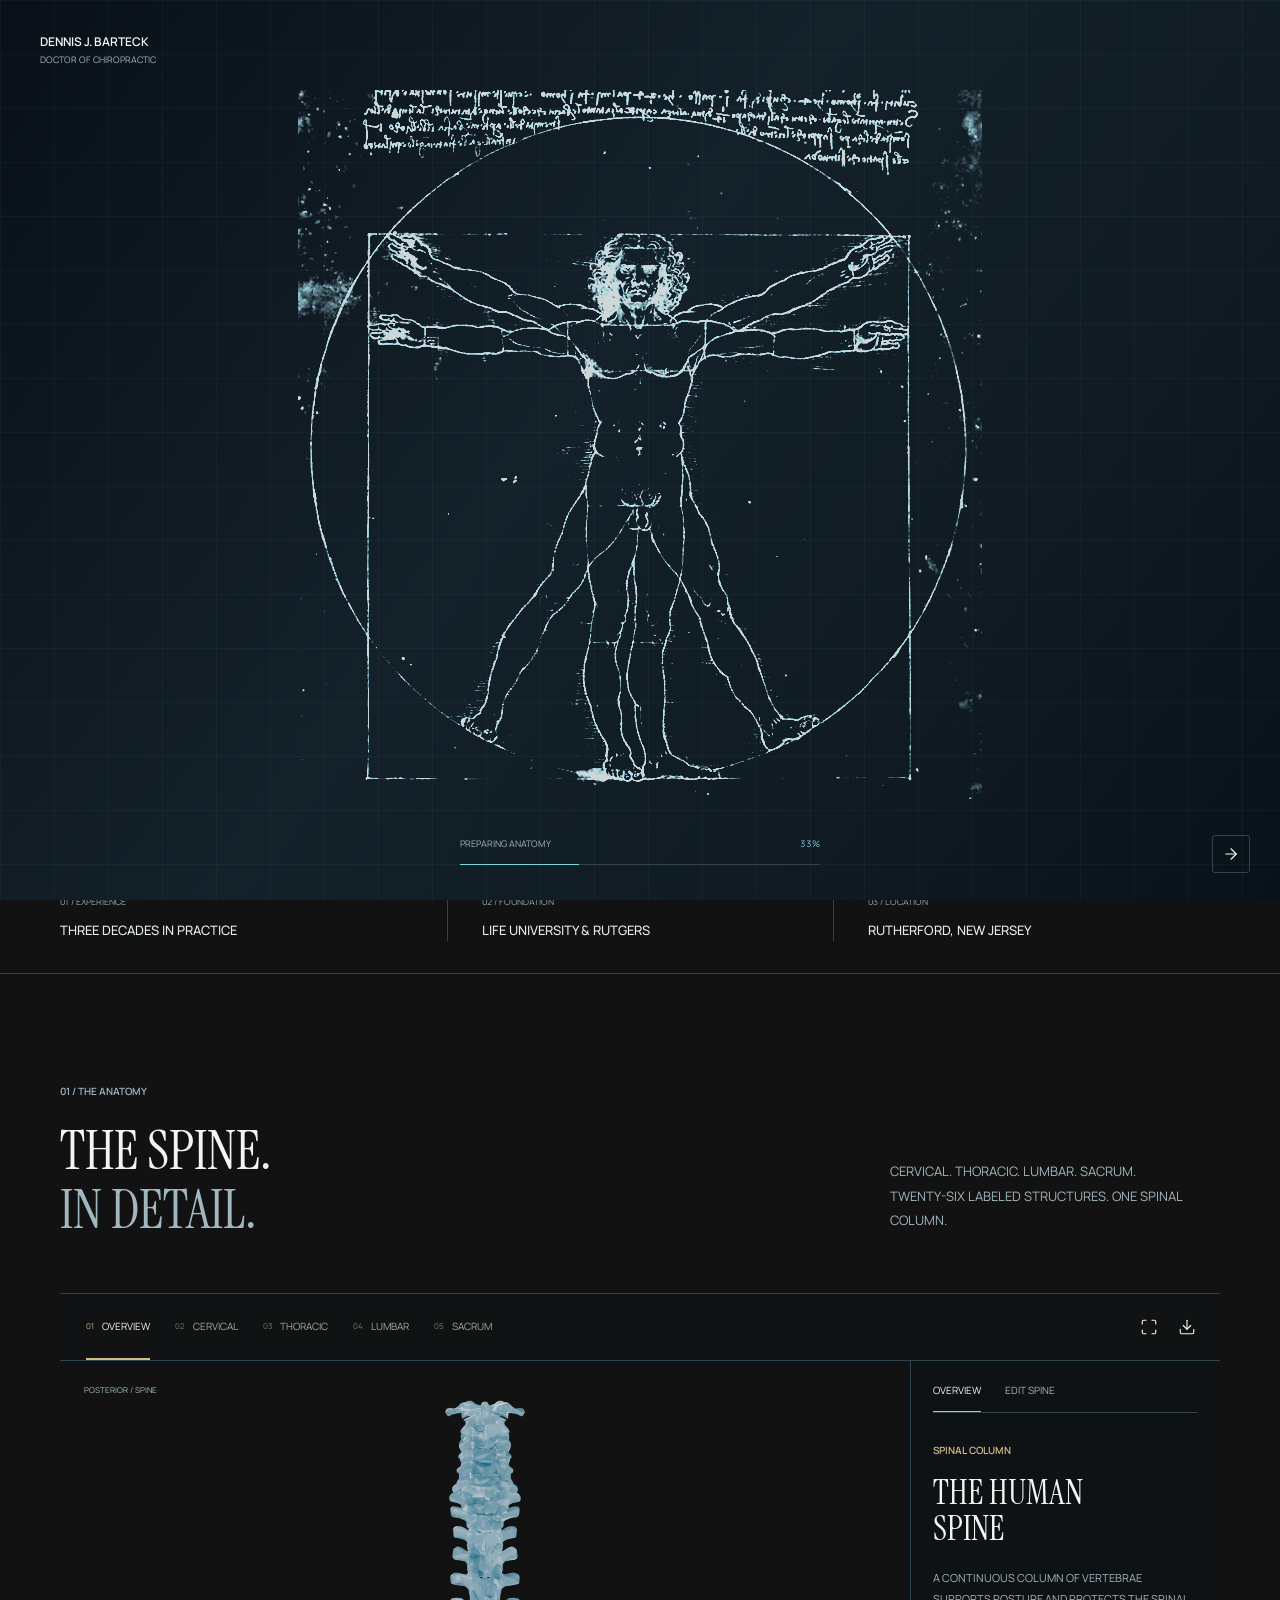
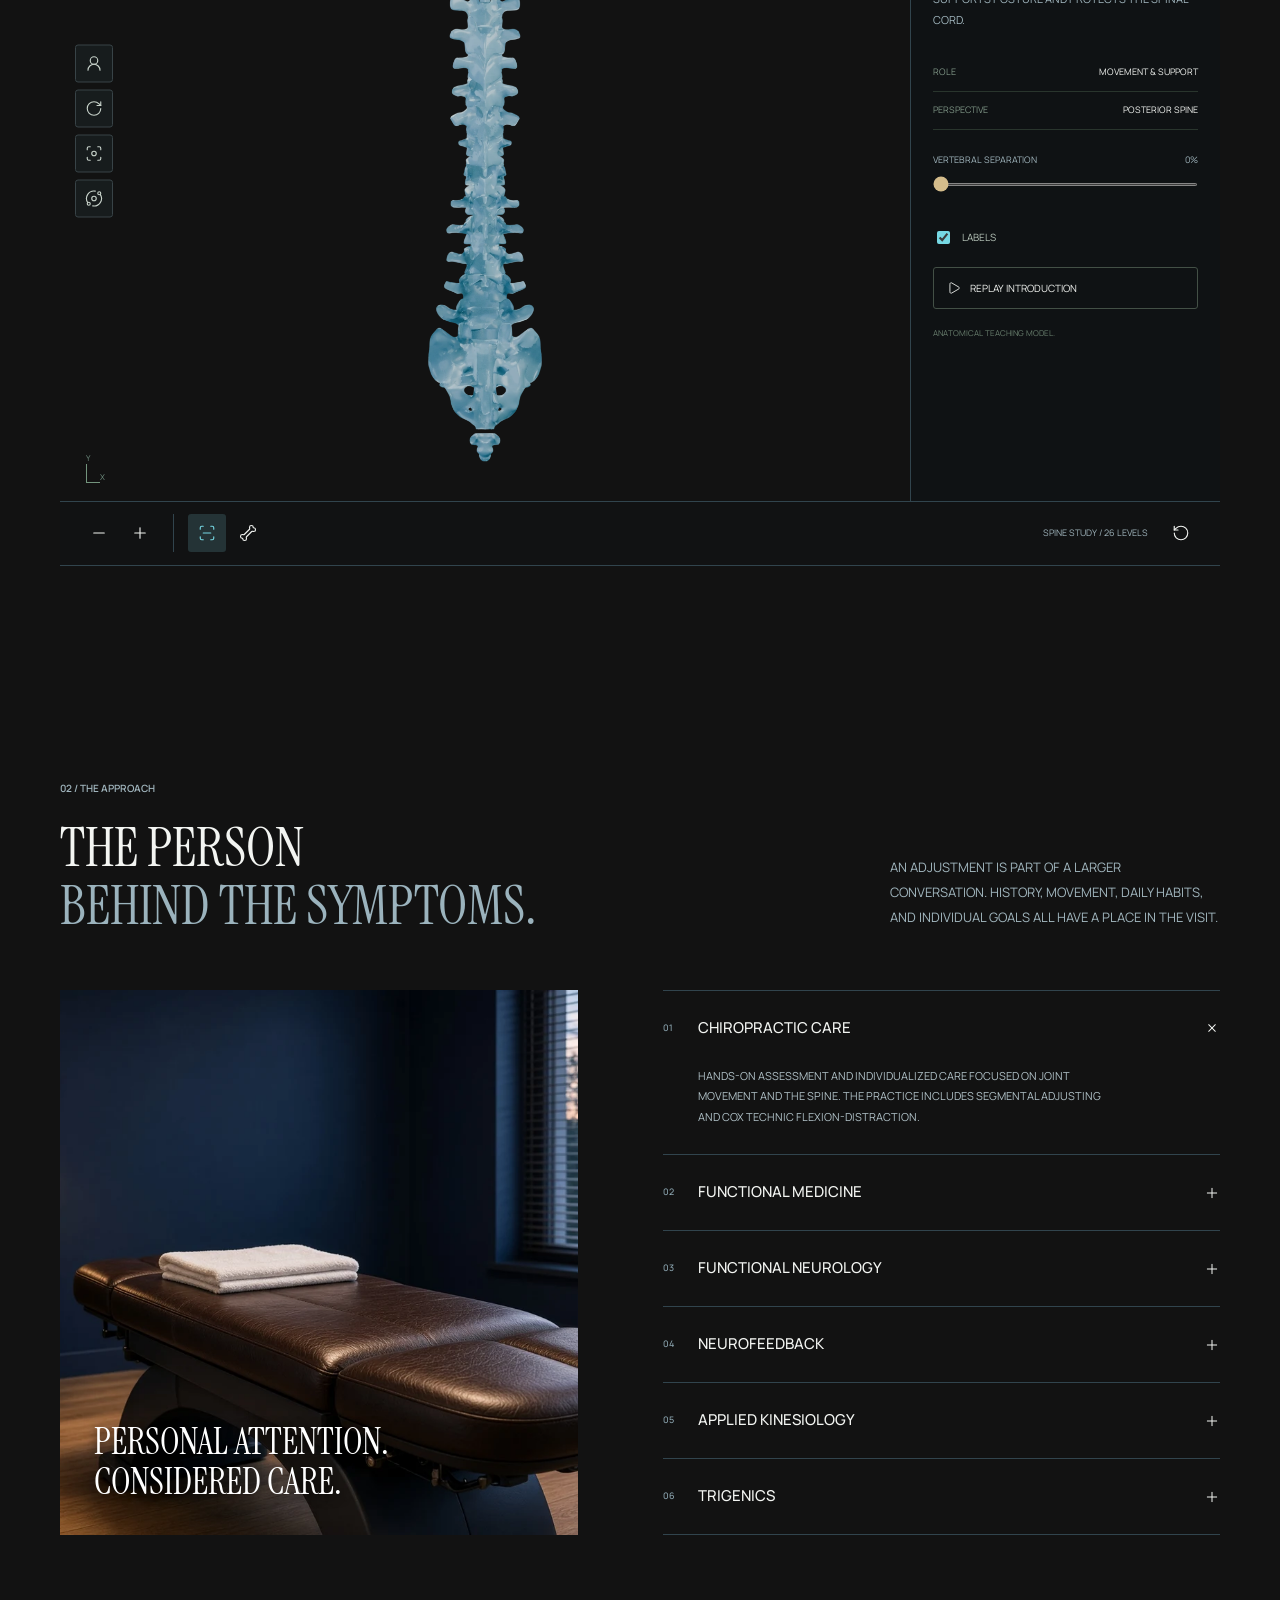
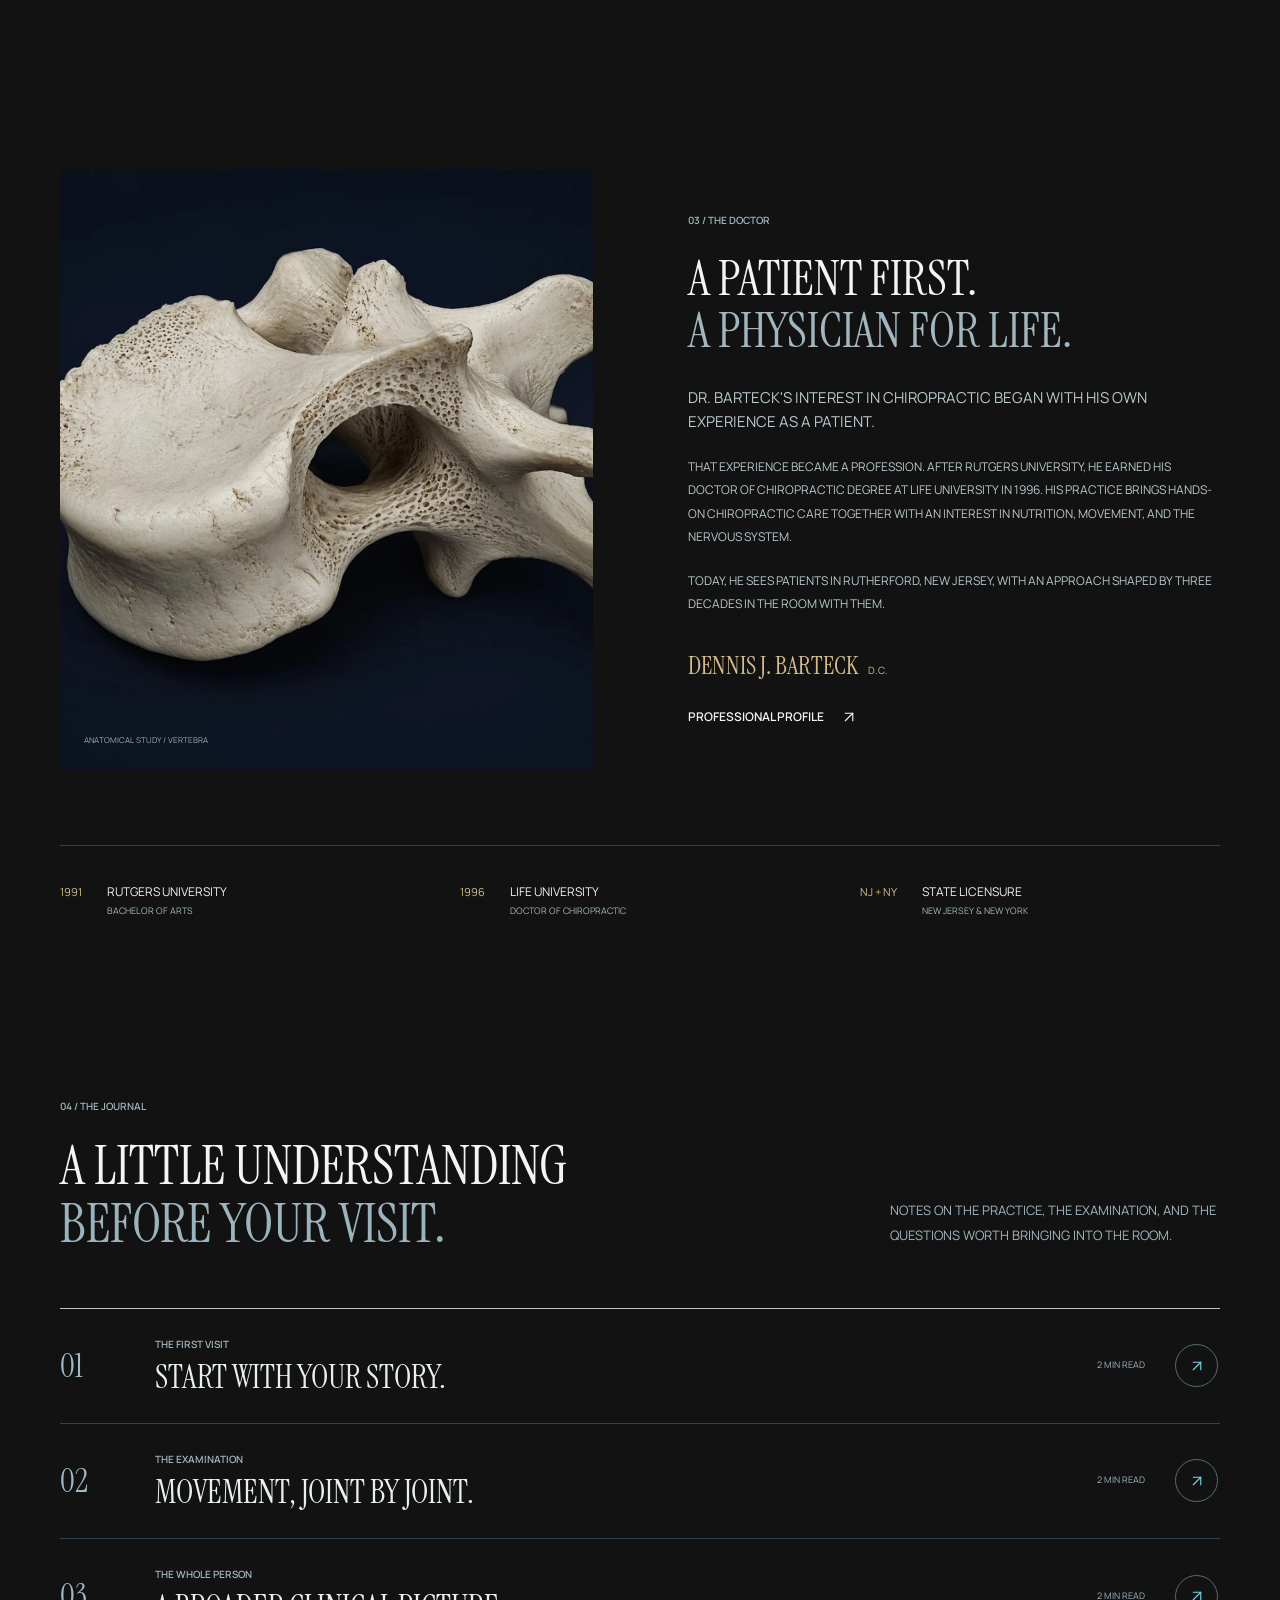
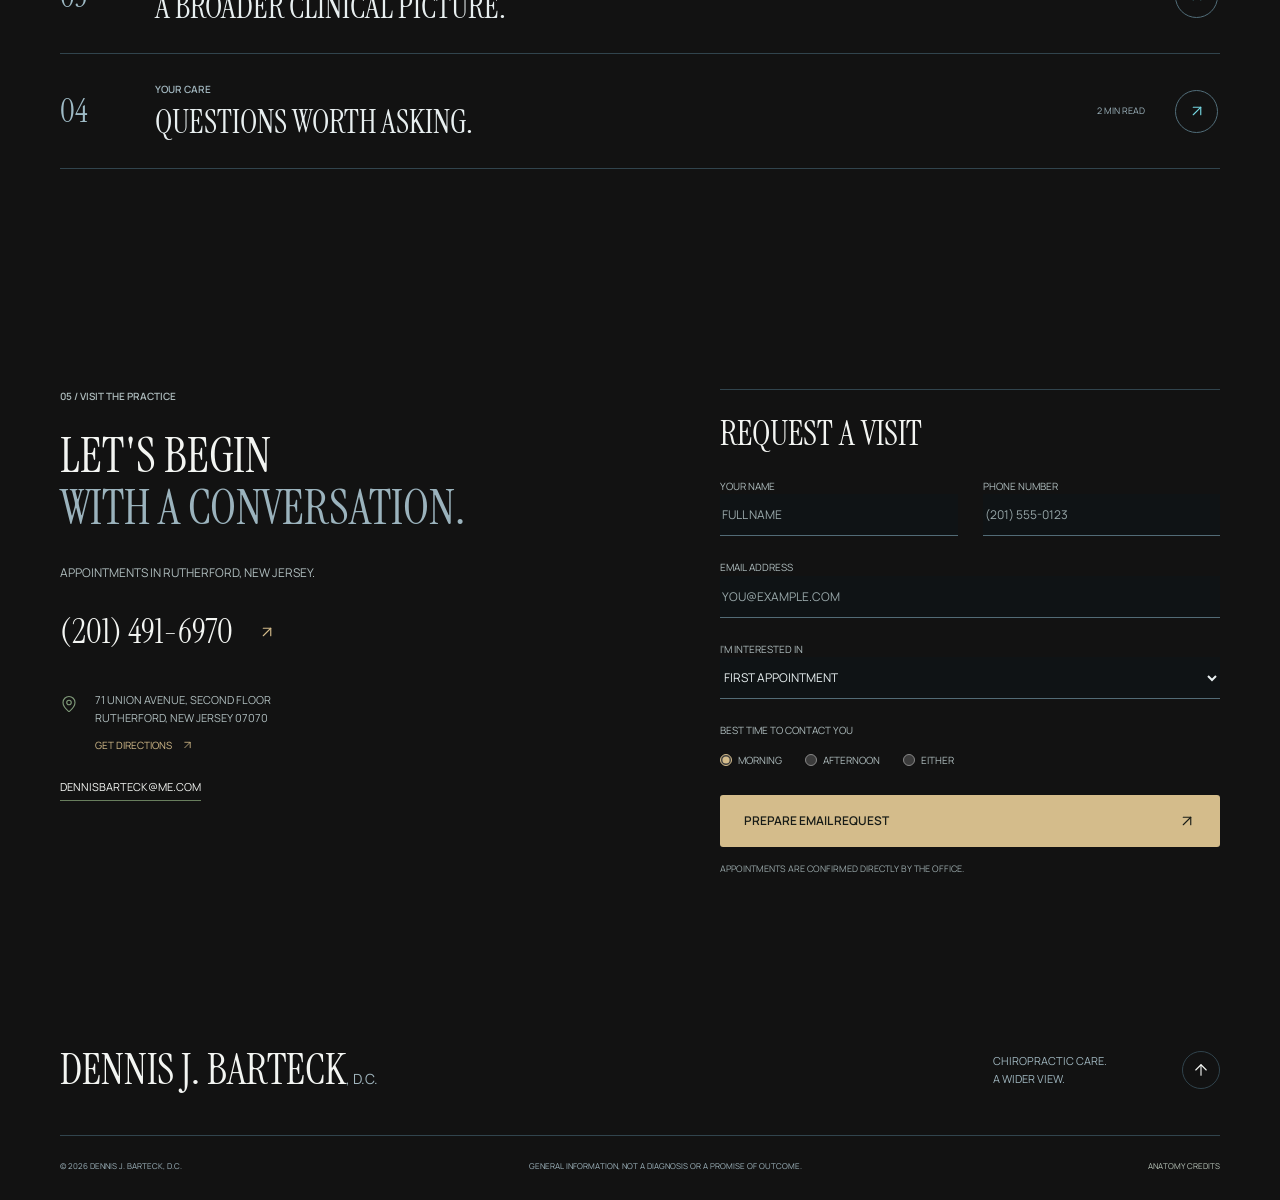
<file: index.html>
<!doctype html>
<html lang="en">
<head>
  <meta charset="utf-8"><meta name="viewport" content="width=device-width,initial-scale=1">
  <title>DENNIS J. BARTECK, D.C. | CHIROPRACTIC, RUTHERFORD NJ</title>
  <meta name="description" content="A personal approach to chiropractic care. Meet Dennis J. Barteck, D.C., explore human anatomy, and contact the Rutherford, New Jersey practice.">
  <meta name="theme-color" content="#101313">
  <meta property="og:title" content="DENNIS J. BARTECK, D.C."><meta property="og:description" content="CHIROPRACTIC CARE IN RUTHERFORD, NEW JERSEY.">
  <link rel="preload" as="font" type="font/ttf" href="assets/instrument-serif.ttf" crossorigin>
  <link rel="preload" as="image" href="assets/vitruvian-man.jpg">
  <link rel="stylesheet" href="styles.css"><link rel="icon" href="data:,">
</head>
<body>
  <div id="loading-screen" class="loading-screen" aria-label="Anatomy introduction">
    <div class="loading-brand">DENNIS J. BARTECK<span>DOCTOR OF CHIROPRACTIC</span></div>
    <div id="loading-visual" class="loading-visual"><img id="loading-poster" src="assets/vitruvian-man.jpg" alt="Leonardo da Vinci's Vitruvian Man sketch" width="813" height="845" fetchpriority="high"></div>
    <div class="loading-caption"><span id="loading-phase">THE HUMAN BODY</span><span id="loading-percent">0%</span><div class="loading-track"><div id="loading-progress"></div></div></div>
    <button id="skip-intro" class="icon-button loading-skip" title="Skip introduction" aria-label="Skip introduction"><i data-lucide="arrow-right"></i></button>
  </div>
  <noscript><style>#loading-screen{display:none}</style></noscript>
  <a class="skip-link" href="#main">Skip to content</a>
  <header class="site-header">
    <a class="brand" href="#top" aria-label="Dennis J. Barteck home"><span class="monogram">DB<span>.</span></span><span class="brand-name">Dennis J. Barteck<span>Doctor of Chiropractic</span></span></a>
    <nav class="desktop-nav" aria-label="Main navigation"><a href="#anatomy">The anatomy</a><a href="#approach">The approach</a><a href="#doctor">The doctor</a><a href="#journal">Journal</a></nav>
    <div class="nav-actions"><a class="button button-small button-gold" href="#visit">Request a visit<i data-lucide="arrow-up-right"></i></a><button class="icon-button menu-toggle" id="menu-toggle" aria-label="Open navigation" aria-expanded="false" aria-controls="mobile-menu"><i data-lucide="menu"></i></button></div>
    <nav id="mobile-menu" class="mobile-menu" aria-label="Mobile navigation" hidden><a href="#anatomy">The anatomy</a><a href="#approach">The approach</a><a href="#doctor">The doctor</a><a href="#journal">Journal</a><a href="#visit">Request a visit</a></nav>
  </header>
  <main id="main">
    <section class="hero" id="top">
      <div class="hero-visual" id="hero-visual"></div>
      <button class="icon-button hero-expand" id="hero-expand" title="Expand spine" aria-label="Expand spine"><i data-lucide="maximize"></i></button>
      <div class="hero-copy">
        <p class="eyebrow"><span class="short-rule"></span>Rutherford, New Jersey</p>
        <h1>DENNIS J.<br>BARTECK<span class="degree">, D.C.</span></h1>
        <p class="hero-lead">Care for the spine.<br>A wider view of the person.</p>
        <p class="hero-description">Assessment, hands-on care, and a plan informed by your history.</p>
        <a class="text-link hero-explore" href="#anatomy" id="explore"><span class="round-icon"><i data-lucide="arrow-down-right"></i></span>Explore the anatomy</a>
      </div>
      <div class="hero-caption"><span class="vertical-rule"></span><span>THE HUMAN SPINE<br><strong>POSTERIOR STUDY</strong></span></div>
      <div class="hero-bottom"><span>In practice since 1996</span><span class="model-status" id="model-status"><span class="status-dot"></span><span id="load-label">Preparing 3D study</span></span><a href="#anatomy" class="icon-button" aria-label="Continue to anatomy"><i data-lucide="arrow-down"></i></a></div>
    </section>
    <section class="credentials-band" aria-label="Practice credentials"><div class="page-width credentials-inner"><p><span>01 / EXPERIENCE</span><strong>Three decades in practice</strong></p><p><span>02 / FOUNDATION</span><strong>Life University &amp; Rutgers</strong></p><p><span>03 / LOCATION</span><strong>Rutherford, New Jersey</strong></p></div></section>

    <section class="anatomy-section" id="anatomy">
      <div class="page-width section-intro"><div><p class="eyebrow muted">01 / THE ANATOMY</p><h2>THE SPINE.<br><em>IN DETAIL.</em></h2></div><p class="section-deck">Cervical. Thoracic. Lumbar. Sacrum.<br>Twenty-six labeled structures. One spinal column.</p></div>
      <div class="page-width study" id="study">
        <div class="study-top"><div class="layer-tabs" role="tablist" aria-label="Spinal regions">
          <button role="tab" aria-selected="true" data-mode="overview"><span>01</span>Overview</button><button role="tab" aria-selected="false" data-mode="cervical"><span>02</span>Cervical</button><button role="tab" aria-selected="false" data-mode="thoracic"><span>03</span>Thoracic</button><button role="tab" aria-selected="false" data-mode="lumbar"><span>04</span>Lumbar</button><button role="tab" aria-selected="false" data-mode="sacrum"><span>05</span>Sacrum</button>
        </div><div class="study-top-actions"><button class="icon-button" id="fullscreen" title="Expand study" aria-label="Expand study"><i data-lucide="maximize"></i></button><a class="icon-button" href="assets/spine.glb" download="spine.glb" title="Download spine model" aria-label="Download spine model"><i data-lucide="download"></i></a></div></div>
        <div class="study-main">
          <div class="study-viewport" id="study-viewport"><img src="assets/spine.webp" class="study-poster" alt="Posterior spinal anatomy" width="1100" height="1400"><span class="view-label" id="view-label">POSTERIOR / SPINE</span><div class="viewport-tools"><button class="icon-button" id="front" title="Anterior view" aria-label="Anterior view"><i data-lucide="user-round"></i></button><button class="icon-button" id="back" title="Posterior view" aria-label="Posterior view"><i data-lucide="rotate-cw"></i></button><button class="icon-button" id="fit" title="Fit anatomy" aria-label="Fit anatomy"><i data-lucide="focus"></i></button><button class="icon-button" id="auto-rotate" title="Auto rotate" aria-label="Auto rotate" aria-pressed="false"><i data-lucide="orbit"></i></button></div><div class="axis-key" aria-hidden="true"><span>Y</span><i></i><span>X</span></div></div>
          <aside class="study-inspector"><div class="inspector-tabs"><button class="active" id="overview-tab">Overview</button><button id="edit-tab">Edit spine</button></div>
            <div id="overview-panel"><p class="eyebrow gold" id="system-index">SPINAL COLUMN</p><h3 id="system-title">THE HUMAN<br>SPINE</h3><p class="inspector-copy" id="system-description">A continuous column of vertebrae supports posture and protects the spinal cord.</p><dl class="system-facts" id="system-facts"><div><dt>Role</dt><dd>Movement &amp; support</dd></div><div><dt>Perspective</dt><dd>Posterior spine</dd></div></dl><div class="spine-controls" id="spine-controls"><label class="range-label" for="explode">Vertebral separation<span id="explode-value">0%</span></label><input id="explode" type="range" min="0" max="1" value="0" step=".01"><div id="vertebrae" class="vertebrae" aria-label="Vertebral levels"></div></div><label class="check-row"><input id="labels" type="checkbox" checked><span>Labels</span></label><button class="outline-command" id="play-reveal"><i data-lucide="play"></i>Replay introduction</button><p class="study-note">Anatomical teaching model.</p></div>
            <div id="edit-panel" hidden><label class="search-field"><i data-lucide="search"></i><input id="part-search" type="search" placeholder="Find a structure" aria-label="Find a structure"></label><div class="part-results" id="part-results"></div><div class="part-selection"><span id="selected-name">Whole model</span><button class="icon-button" id="select-whole" title="Select whole model" aria-label="Select whole model"><i data-lucide="box"></i></button></div><div class="transform-toolbar"><button class="icon-button active" data-transform="translate" title="Move" aria-label="Move"><i data-lucide="move-3d"></i></button><button class="icon-button" data-transform="rotate" title="Rotate" aria-label="Rotate"><i data-lucide="rotate-3d"></i></button><button class="icon-button" data-transform="scale" title="Scale" aria-label="Scale"><i data-lucide="scaling"></i></button><button class="icon-button" id="undo-edit" title="Undo" aria-label="Undo"><i data-lucide="undo-2"></i></button><button class="icon-button" id="reset-edit" title="Reset selected part" aria-label="Reset selected part"><i data-lucide="rotate-ccw"></i></button></div><div id="transform-fields"></div><button class="outline-command" id="save-edits"><i data-lucide="download"></i>Save edited GLB</button></div>
          </aside>
        </div>
        <div class="study-controls" role="toolbar" aria-label="Spine display"><div class="control-group"><button class="icon-button" id="zoom-out" title="Zoom out" aria-label="Zoom out"><i data-lucide="minus"></i></button><button class="icon-button" id="zoom-in" title="Zoom in" aria-label="Zoom in"><i data-lucide="plus"></i></button></div><div class="control-group render-styles" aria-label="Rendering style"><button class="icon-button active" id="style-xray" title="X-ray rendering" aria-label="X-ray rendering" aria-pressed="true"><i data-lucide="scan-line"></i></button><button class="icon-button" id="style-bone" title="Bone rendering" aria-label="Bone rendering" aria-pressed="false"><i data-lucide="bone"></i></button></div><span class="study-control-caption">SPINE STUDY / 26 LEVELS</span><button class="icon-button" id="replay-intro" title="Replay introduction" aria-label="Replay introduction"><i data-lucide="rotate-ccw"></i></button></div>
      </div>
    </section>

    <section class="approach-section light-section" id="approach"><div class="page-width"><div class="section-intro"><div><p class="eyebrow muted">02 / THE APPROACH</p><h2>The person<br><em>behind the symptoms.</em></h2></div><p class="section-deck">An adjustment is part of a larger conversation. History, movement, daily habits, and individual goals all have a place in the visit.</p></div><div class="approach-layout"><div class="approach-image"><img src="assets/room.webp" alt="Treatment room imagery from the practice website" width="1400" height="788" loading="lazy"><p>Personal attention.<br>Considered care.</p></div><div class="service-list" id="service-list">
      <details open><summary><span>01</span>Chiropractic care<i data-lucide="plus"></i></summary><p>Hands-on assessment and individualized care focused on joint movement and the spine. The practice includes segmental adjusting and Cox Technic flexion-distraction.</p></details>
      <details><summary><span>02</span>Functional medicine<i data-lucide="plus"></i></summary><p>A broader discussion of clinical nutrition, health history, and metabolic patterns, alongside the findings of the physical examination.</p></details>
      <details><summary><span>03</span>Functional neurology<i data-lucide="plus"></i></summary><p>A neurological perspective on movement, coordination, and the way the body responds during examination.</p></details>
      <details><summary><span>04</span>Neurofeedback<i data-lucide="plus"></i></summary><p>Neurofeedback is among the services offered by the practice. Suitability, expectations, and alternatives are discussed individually.</p></details>
      <details><summary><span>05</span>Applied kinesiology<i data-lucide="plus"></i></summary><p>Muscle assessment within the practice's broader clinical approach, considered alongside the patient's history and other findings.</p></details>
      <details><summary><span>06</span>Trigenics<i data-lucide="plus"></i></summary><p>The practice offers Trigenics neurological muscle work. The initial consultation establishes whether it belongs in an individual's care plan.</p></details>
    </div></div></div></section>

    <section class="doctor-section" id="doctor"><div class="page-width doctor-layout"><div class="doctor-visual"><img src="assets/bone.webp" alt="Close view of a vertebra" width="1400" height="933" loading="lazy"><p class="image-index">ANATOMICAL STUDY / VERTEBRA</p></div><div class="doctor-copy"><p class="eyebrow muted">03 / THE DOCTOR</p><h2>A patient first.<br><em>A physician for life.</em></h2><p class="large-copy">Dr. Barteck's interest in chiropractic began with his own experience as a patient.</p><p>That experience became a profession. After Rutgers University, he earned his Doctor of Chiropractic degree at Life University in 1996. His practice brings hands-on chiropractic care together with an interest in nutrition, movement, and the nervous system.</p><p>Today, he sees patients in Rutherford, New Jersey, with an approach shaped by three decades in the room with them.</p><div class="doctor-signature">Dennis J. Barteck<span>D.C.</span></div><a class="text-link" href="https://www.healthgrades.com/providers/dennis-barteck-x6c68" target="_blank" rel="noopener noreferrer">Professional profile<i data-lucide="arrow-up-right"></i></a></div></div><div class="page-width education-row"><div><span>1991</span><p>Rutgers University<small>Bachelor of Arts</small></p></div><div><span>1996</span><p>Life University<small>Doctor of Chiropractic</small></p></div><div><span>NJ + NY</span><p>State licensure<small>New Jersey &amp; New York</small></p></div></div></section>

    <section class="journal-section light-section" id="journal"><div class="page-width"><div class="section-intro"><div><p class="eyebrow muted">04 / THE JOURNAL</p><h2>A little understanding<br><em>before your visit.</em></h2></div><p class="section-deck">Notes on the practice, the examination, and the questions worth bringing into the room.</p></div><div class="journal-list"><button class="journal-row" data-article="0"><span class="journal-number">01</span><div><span class="eyebrow muted">THE FIRST VISIT</span><h3>Start with your story.</h3></div><span class="read-time">2 min read</span><span class="round-icon"><i data-lucide="arrow-up-right"></i></span></button><button class="journal-row" data-article="1"><span class="journal-number">02</span><div><span class="eyebrow muted">THE EXAMINATION</span><h3>Movement, joint by joint.</h3></div><span class="read-time">2 min read</span><span class="round-icon"><i data-lucide="arrow-up-right"></i></span></button><button class="journal-row" data-article="2"><span class="journal-number">03</span><div><span class="eyebrow muted">THE WHOLE PERSON</span><h3>A broader clinical picture.</h3></div><span class="read-time">2 min read</span><span class="round-icon"><i data-lucide="arrow-up-right"></i></span></button><button class="journal-row" data-article="3"><span class="journal-number">04</span><div><span class="eyebrow muted">YOUR CARE</span><h3>Questions worth asking.</h3></div><span class="read-time">2 min read</span><span class="round-icon"><i data-lucide="arrow-up-right"></i></span></button></div></div></section>

    <section class="visit-section" id="visit"><div class="page-width visit-layout"><div><p class="eyebrow muted">05 / VISIT THE PRACTICE</p><h2>Let's begin<br><em>with a conversation.</em></h2><p class="visit-lead">Appointments in Rutherford, New Jersey.</p><a class="phone-link" href="tel:+12014916970">(201) 491-6970<i data-lucide="arrow-up-right"></i></a><div class="visit-address"><i data-lucide="map-pin"></i><div><p>71 Union Avenue, Second Floor<br>Rutherford, New Jersey 07070</p><a href="https://www.google.com/maps/search/?api=1&amp;query=71+Union+Ave+Rutherford+NJ+07070" target="_blank" rel="noopener noreferrer">Get directions<i data-lucide="arrow-up-right"></i></a></div></div><a class="email-link" href="mailto:dennisbarteck@me.com">dennisbarteck@me.com</a></div><form class="visit-form" id="visit-form"><h3>Request a visit</h3><div class="form-grid"><label>Your name<input name="name" autocomplete="name" required placeholder="Full name"></label><label>Phone number<input name="phone" type="tel" autocomplete="tel" required placeholder="(201) 555-0123"></label></div><label>Email address<input name="email" type="email" autocomplete="email" required placeholder="you@example.com"></label><label>I'm interested in<select name="interest"><option>First appointment</option><option>Chiropractic care</option><option>Functional medicine</option><option>Functional neurology</option><option>Neurofeedback</option><option>Applied kinesiology</option><option>Trigenics</option><option>Returning visit</option></select></label><fieldset><legend>Best time to contact you</legend><label><input type="radio" name="time" value="Morning" checked>Morning</label><label><input type="radio" name="time" value="Afternoon">Afternoon</label><label><input type="radio" name="time" value="Either">Either</label></fieldset><button type="submit" class="button button-gold">Prepare email request<i data-lucide="arrow-up-right"></i></button><p class="form-note" id="form-status" role="status">Appointments are confirmed directly by the office.</p></form></div></section>
  </main>
  <footer class="site-footer"><div class="page-width footer-main"><a class="footer-name" href="#top">Dennis J. Barteck<span>, D.C.</span></a><p>Chiropractic care.<br>A wider view.</p><a class="icon-button" href="#top" aria-label="Back to top"><i data-lucide="arrow-up"></i></a></div><div class="page-width footer-bottom"><span>&copy; 2026 Dennis J. Barteck, D.C.</span><p>General information, not a diagnosis or a promise of outcome.</p><a href="credits.html">Anatomy credits</a></div></footer>
  <dialog class="article-dialog" id="article-dialog"><button class="icon-button dialog-close" id="close-article" aria-label="Close article"><i data-lucide="x"></i></button><p class="eyebrow muted" id="article-category"></p><h2 id="article-title"></h2><div id="article-body"></div><a class="text-link" href="#visit" id="article-visit">Speak with the practice<i data-lucide="arrow-up-right"></i></a></dialog>
  <script type="module" src="assets/site.js"></script>
</body></html>
</file>
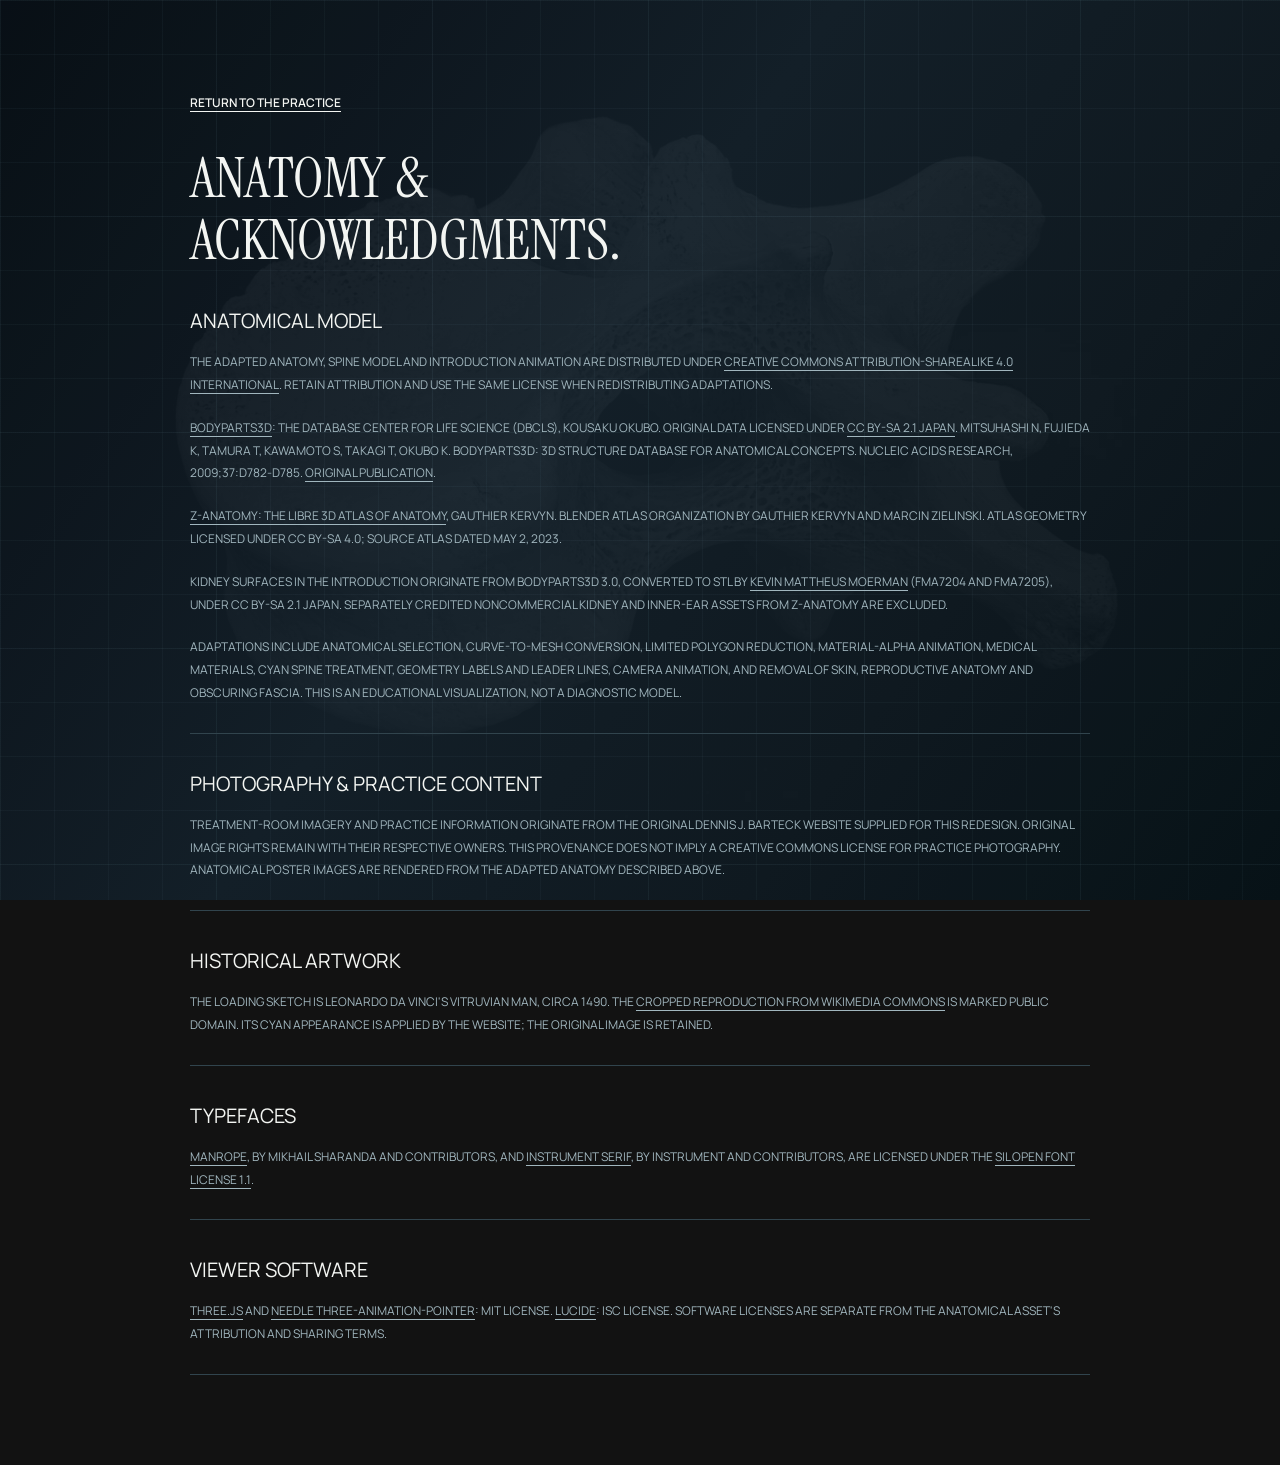
<file: credits.html>
<!doctype html>
<html lang="en">
<head><meta charset="utf-8"><meta name="viewport" content="width=device-width,initial-scale=1"><title>CREDITS | DENNIS J. BARTECK, D.C.</title><meta name="theme-color" content="#101313"><link rel="stylesheet" href="styles.css"><link rel="icon" href="data:,"></head>
<body><main class="page-width credits-page"><a class="text-link" href="index.html">RETURN TO THE PRACTICE</a><h1>ANATOMY &amp;<br>ACKNOWLEDGMENTS.</h1>
<section><h2>ANATOMICAL MODEL</h2><p>The adapted anatomy, spine model and introduction animation are distributed under <a href="https://creativecommons.org/licenses/by-sa/4.0/">Creative Commons Attribution-ShareAlike 4.0 International</a>. Retain attribution and use the same license when redistributing adaptations.</p><p><a href="https://dbarchive.biosciencedbc.jp/en/bodyparts3d/lic.html">BodyParts3D</a>: The Database Center for Life Science (DBCLS), Kousaku Okubo. Original data licensed under <a href="https://creativecommons.org/licenses/by-sa/2.1/jp/">CC BY-SA 2.1 Japan</a>. Mitsuhashi N, Fujieda K, Tamura T, Kawamoto S, Takagi T, Okubo K. BodyParts3D: 3D structure database for anatomical concepts. Nucleic Acids Research, 2009;37:D782-D785. <a href="https://doi.org/10.1093/nar/gkn613">Original publication</a>.</p><p><a href="https://github.com/Z-Anatomy/Models-of-human-anatomy">Z-Anatomy: The libre 3D atlas of anatomy</a>, Gauthier Kervyn. Blender atlas organization by Gauthier Kervyn and Marcin Zielinski. Atlas geometry licensed under CC BY-SA 4.0; source atlas dated May 2, 2023.</p><p>Kidney surfaces in the introduction originate from BodyParts3D 3.0, converted to STL by <a href="https://github.com/Kevin-Mattheus-Moerman/BodyParts3D">Kevin Mattheus Moerman</a> (FMA7204 and FMA7205), under CC BY-SA 2.1 Japan. Separately credited noncommercial kidney and inner-ear assets from Z-Anatomy are excluded.</p><p>Adaptations include anatomical selection, curve-to-mesh conversion, limited polygon reduction, material-alpha animation, medical materials, cyan spine treatment, geometry labels and leader lines, camera animation, and removal of skin, reproductive anatomy and obscuring fascia. This is an educational visualization, not a diagnostic model.</p></section>
<section><h2>PHOTOGRAPHY &amp; PRACTICE CONTENT</h2><p>Treatment-room imagery and practice information originate from the original Dennis J. Barteck website supplied for this redesign. Original image rights remain with their respective owners. This provenance does not imply a Creative Commons license for practice photography. Anatomical poster images are rendered from the adapted anatomy described above.</p></section>
<section><h2>HISTORICAL ARTWORK</h2><p>The loading sketch is Leonardo da Vinci's Vitruvian Man, circa 1490. The <a href="https://commons.wikimedia.org/wiki/File:Vitruvian-cropped.jpg">cropped reproduction from Wikimedia Commons</a> is marked public domain. Its cyan appearance is applied by the website; the original image is retained.</p></section>
<section><h2>TYPEFACES</h2><p><a href="https://github.com/sharanda/manrope">Manrope</a>, by Mikhail Sharanda and contributors, and <a href="https://github.com/Instrument/instrument-serif">Instrument Serif</a>, by Instrument and contributors, are licensed under the <a href="https://openfontlicense.org/">SIL Open Font License 1.1</a>.</p></section>
<section><h2>VIEWER SOFTWARE</h2><p><a href="https://github.com/mrdoob/three.js/blob/dev/LICENSE">Three.js</a> and <a href="https://github.com/needle-tools/three-animation-pointer">Needle three-animation-pointer</a>: MIT License. <a href="https://github.com/lucide-icons/lucide/blob/main/LICENSE">Lucide</a>: ISC License. Software licenses are separate from the anatomical asset's attribution and sharing terms.</p></section>
</main></body></html>
</file>
<file: styles.css>
@font-face{font-family:Instrument;src:url('assets/instrument-serif.ttf') format('truetype');font-display:swap}
@font-face{font-family:Manrope;src:url('assets/manrope.ttf') format('truetype');font-weight:200 800;font-display:swap}
:root{--ink:#101313;--panel:#151a19;--line:#303a36;--gold:#d4bc8b;--white:#f3f5f2;--muted:#a4aeaa;--cyan:#76d8e3;--paper:#f3f4f0;--text:#222b27;--page:1320px;--header:82px;color-scheme:dark}
*{box-sizing:border-box;letter-spacing:0}html{scroll-behavior:smooth;scroll-padding-top:100px}body{margin:0;background:var(--ink);color:var(--white);font:14px/1.65 Manrope,Arial,sans-serif;-webkit-font-smoothing:antialiased}body.modal-open{overflow:hidden}a{color:inherit;text-decoration:none}button,input,select{font:inherit}button,a,input,select,summary{-webkit-tap-highlight-color:transparent}button{cursor:pointer;color:inherit}button{border:0;background:none}button:disabled{opacity:.45;cursor:wait}button:focus-visible,a:focus-visible,summary:focus-visible{outline:2px solid var(--cyan);outline-offset:5px}button svg,a svg{flex:none}svg{width:18px;height:18px;stroke-width:1.5}img{display:block;max-width:100%}h1,h2,h3,p{margin:0}h1,h2,h3{font-weight:400}h1,h2{font-family:Instrument,Georgia,serif}h2{font-size:64px;line-height:1.03}h2 em{font-style:normal;color:var(--muted)}h3{font-family:Instrument,Georgia,serif;font-size:34px;line-height:1.1}p+p{margin-top:20px}[hidden]{display:none!important}.page-width{width:calc(100% - 120px);max-width:var(--page);margin-inline:auto}.eyebrow{font-size:10px;font-weight:600;line-height:1.4;text-transform:uppercase;display:flex;align-items:center;gap:13px}.muted{color:var(--muted)}.gold{color:var(--gold)}.short-rule{width:28px;height:1px;background:var(--gold)}.button{display:inline-flex;align-items:center;justify-content:center;gap:32px;min-height:52px;padding:0 24px;border-radius:3px;font-weight:600;font-size:12px;transition:background .2s,transform .2s}.button:hover{transform:translateY(-1px)}.button-small{min-height:40px;padding:0 17px;gap:22px}.button-gold{background:var(--gold);color:#181c17}.button-gold:hover{background:#e3cfaa}.icon-button{width:38px;height:38px;padding:0;display:inline-flex;align-items:center;justify-content:center;border-radius:3px;flex:none;transition:background .2s,color .2s}.icon-button:hover,.icon-button.active,.icon-button[aria-pressed=true]{background:#2a3530;color:var(--cyan)}.round-icon{display:inline-flex;align-items:center;justify-content:center;border:1px solid #53605a;border-radius:50%;width:43px;height:43px;flex:none}.text-link{display:inline-flex;align-items:center;gap:16px;font-size:12px;font-weight:600}.text-link:hover{color:var(--gold)}.skip-link{position:fixed;top:-100px;left:20px;padding:12px;z-index:100;background:var(--white);color:var(--ink)}.skip-link:focus{top:10px}
.site-header{height:var(--header);display:flex;align-items:center;justify-content:space-between;gap:25px;padding:0 48px;background:#101313f5;border-bottom:1px solid #ffffff0b;position:relative;z-index:30}.brand{display:flex;align-items:center;gap:15px}.monogram{font:38px/.9 Instrument,serif}.monogram>span{color:var(--gold)}.brand-name{font-size:11px;font-weight:600;line-height:1.5}.brand-name>span{display:block;font-size:9px;font-weight:400;color:var(--muted)}.desktop-nav{display:flex;gap:29px;margin-left:auto;margin-right:30px}.desktop-nav a{font-size:11px;color:#bbc2bc;transition:color .2s}.desktop-nav a:hover{color:var(--gold)}.nav-actions{display:flex;gap:10px;align-items:center}.menu-toggle{display:none}.mobile-menu{position:absolute;top:var(--header);inset-inline:0;padding:20px;background:var(--ink);border-bottom:1px solid var(--line)}.mobile-menu a{display:block;padding:12px 5px;font-size:17px}
.hero{height:calc(100svh - 120px);max-height:1040px;position:relative;overflow:hidden;background:#101313}.hero-visual{position:absolute;inset:0;z-index:1}.hero-visual canvas,.study-viewport canvas{width:100%;height:100%;display:block;position:absolute;inset:0;touch-action:none}.body-poster{position:absolute;right:1%;width:54%;height:100%;object-fit:contain;transition:opacity .45s}.hero-visual.live .body-poster{opacity:0}.hero-copy{position:relative;z-index:3;pointer-events:none;top:50%;transform:translateY(-55%);margin-left:max(60px,calc((100% - var(--page))/2));width:46%;max-width:630px}.hero-copy a{pointer-events:auto}.hero .eyebrow{color:var(--gold);margin-bottom:26px}.hero h1{font-size:98px;line-height:.92}.degree{font:28px/1 Manrope,sans-serif;white-space:nowrap}.hero-lead{font-size:20px;line-height:1.4;margin-top:27px}.hero-description{color:var(--muted);font-size:12px;max-width:330px;line-height:1.8;margin-top:15px}.hero-explore{margin-top:28px}.hero-caption{position:absolute;z-index:3;right:45px;top:47%;font-size:8px;line-height:1.7;color:#94a69c;display:flex;gap:12px;pointer-events:none}.hero-caption strong{color:#d3dcd6;font-size:10px;font-weight:400}.vertical-rule{display:block;height:36px;width:1px;background:#596b61}.hero-bottom{position:absolute;bottom:23px;left:60px;right:48px;z-index:4;display:flex;align-items:center;justify-content:space-between;font-size:9px;color:var(--muted)}.model-status{display:flex;align-items:center;gap:8px;margin-left:auto;margin-right:25px}.status-dot{height:5px;width:5px;background:var(--gold);border-radius:50%}.model-status.ready .status-dot{background:#8ccaa2}.credentials-band{background:var(--paper);color:var(--text);border-bottom:1px solid #dce2da}.credentials-inner{display:grid;grid-template-columns:repeat(3,1fr);padding-block:32px}.credentials-inner p{margin:0;padding:0 34px;border-left:1px solid #d8ded7}.credentials-inner p:first-child{padding-left:0;border:0}.credentials-inner p:last-child{padding-right:0}.credentials-inner span{display:block;color:#78847c;font-size:9px;margin-bottom:8px}.credentials-inner strong{font-weight:500;font-size:13px}
.section-intro{display:flex;justify-content:space-between;align-items:flex-end;gap:50px;padding-block:110px 54px}.section-intro .eyebrow{margin-bottom:24px}.section-deck{font-size:13px;line-height:1.9;color:var(--muted);max-width:330px;padding-bottom:6px}.anatomy-section{padding-bottom:105px}.study{border-top:1px solid var(--line);border-bottom:1px solid var(--line);background:#111615}.study-top{display:flex;justify-content:space-between;align-items:center;border-bottom:1px solid var(--line);padding:0 14px 0 26px;gap:12px;min-height:66px}.layer-tabs{display:flex;gap:32px;overflow-x:auto;scrollbar-width:none}.layer-tabs button{white-space:nowrap;height:66px;border-bottom:2px solid transparent;padding:0;font-size:11px;color:#a2aea6;display:flex;align-items:center;gap:8px}.layer-tabs button span{font-size:8px;color:#6f8075}.layer-tabs button[aria-selected=true]{color:var(--white);border-bottom-color:var(--gold)}.layer-tabs button[aria-selected=true] span{color:var(--gold)}.study-top-actions{display:flex}.study-main{display:grid;grid-template-columns:minmax(0,1fr) 290px;height:655px}.study-viewport{position:relative;min-width:0;overflow:hidden}.study-poster{position:absolute;inset:0;width:100%;height:100%;object-fit:contain;opacity:.8}.study-viewport.live .study-poster{opacity:0}.view-label{position:absolute;top:22px;left:24px;z-index:3;color:#718a7b;font-size:8px;pointer-events:none}.viewport-tools{position:absolute;left:15px;top:50%;transform:translateY(-50%);display:flex;flex-direction:column;gap:7px;z-index:3}.viewport-tools .icon-button{background:#17201bbb;border:1px solid #2e3b3277;color:#c7d2ca}.axis-key{position:absolute;bottom:18px;left:26px;color:#729283;font-size:8px;display:grid;grid-template-columns:14px 10px;width:26px}.axis-key i{height:19px;border-left:1px solid #73947d;border-bottom:1px solid #73947d;grid-column:1;grid-row:2}.axis-key span:last-child{grid-column:2;grid-row:2;align-self:end}.study-inspector{border-left:1px solid var(--line);padding:21px 23px 24px;overflow-y:auto;scrollbar-width:thin;scrollbar-color:#35433b transparent}.inspector-tabs{display:flex;border-bottom:1px solid var(--line);gap:24px;margin-bottom:30px}.inspector-tabs button{font-size:10px;padding:0 0 13px;color:var(--muted);border-bottom:1px solid transparent}.inspector-tabs button.active{color:var(--white);border-color:var(--gold)}.study-inspector h3{font-size:43px;line-height:1.06;margin-top:18px}.inspector-copy{font-size:12px;line-height:1.9;color:var(--muted);margin-top:21px}.system-facts{margin:23px 0}.system-facts>div{display:flex;justify-content:space-between;gap:10px;border-bottom:1px solid #29352d;padding:11px 0;font-size:9px}.system-facts dt{color:#7e9485}.system-facts dd{margin:0;text-align:right}.check-row{display:flex;gap:9px;align-items:center;font-size:10px;color:#b6c4b8;margin:20px 0}.check-row input{accent-color:var(--cyan);width:13px;height:13px}.outline-command{display:flex;gap:9px;align-items:center;width:100%;padding:12px 13px;border:1px solid #435046;border-radius:3px;font-size:10px;transition:background .2s}.outline-command:hover{background:#25332a}.outline-command>span{margin-left:auto;font-size:9px;color:var(--muted)}.outline-command svg{width:14px;height:14px}.study-note{font-size:8px;color:#687e6d;margin-top:17px}.timeline{height:63px;border-top:1px solid var(--line);display:flex;gap:10px;align-items:center;padding:0 20px}.timeline .time{font-size:10px;font-variant-numeric:tabular-nums;white-space:nowrap;min-width:73px}.time span{color:#778b7d;margin-left:5px}input[type=range]{accent-color:var(--gold);height:3px;cursor:pointer;min-width:20px}.timeline input{flex:1;margin:0 24px 0 8px}.timeline-end{font-size:8px;color:#7c9585}.range-label{display:flex;justify-content:space-between;font-size:9px;color:var(--muted)}.spine-controls input{width:100%;margin:15px 0}.vertebrae{display:grid;grid-template-columns:repeat(7,1fr);gap:3px;margin:7px 0 16px}.vertebrae button{font-size:8px;color:var(--cyan);border:1px solid #30453b;height:23px;border-radius:2px;padding:0}.vertebrae button:hover{background:#30453b}.vertebrae button.wide{grid-column:span 3}.search-field{border-bottom:1px solid #435347;display:flex;gap:8px;align-items:center}.search-field svg{width:13px}.search-field input{width:100%;font-size:10px;background:none;border:0;outline:0;color:var(--white);padding:10px 0}.part-results{max-height:154px;overflow:auto;margin:12px 0;scrollbar-width:thin}.part-results button{display:block;text-align:left;width:100%;font-size:10px;padding:6px 4px;white-space:nowrap;overflow:hidden;text-overflow:ellipsis;color:var(--muted)}.part-results button:hover{background:#27372c;color:var(--white)}.part-selection{display:flex;justify-content:space-between;gap:8px;align-items:center;border-top:1px solid var(--line);padding-top:10px;font-size:11px}.part-selection>span{overflow:hidden;text-overflow:ellipsis;white-space:nowrap}.transform-toolbar{display:flex;gap:4px;margin-block:12px}.transform-toolbar .icon-button{width:32px;height:32px}.transform-row{display:grid;grid-template-columns:repeat(3,minmax(0,1fr));gap:5px;margin:5px 0 12px}.transform-row label{display:flex;align-items:center;border:1px solid #364a3c;min-width:0;border-radius:2px;font-size:8px;color:#8fa391;padding-left:5px}.transform-row input{background:transparent;border:0;color:var(--white);font-size:9px;width:100%;min-width:0;height:28px;padding:4px}.transform-label{font-size:8px;color:var(--muted)}.study:fullscreen{width:100%;max-width:none;height:100%;margin:0;background:var(--ink);border:0;display:flex;flex-direction:column}.study:fullscreen .study-main{height:auto;flex:1;min-height:0}.study:fullscreen .study-top,.study:fullscreen .timeline{flex:none}
.light-section{background:var(--paper);color:var(--text);--muted:#778679;--line:#d4dcd3}.light-section h2 em{color:#738675}.approach-section{padding-bottom:115px}.approach-layout{display:grid;grid-template-columns:minmax(0,.93fr) minmax(0,1fr);gap:85px}.approach-image{position:relative;overflow:hidden;min-height:520px}.approach-image img{width:100%;height:100%;object-fit:cover}.approach-image p{position:absolute;bottom:34px;left:34px;color:#fff;font:36px/1.1 Instrument,serif;text-shadow:0 2px 12px #000}.service-list{border-top:1px solid #b8c4b7}.service-list details{border-bottom:1px solid #c9d3c7;padding:0}.service-list summary{list-style:none;display:flex;align-items:center;gap:20px;min-height:75px;font-size:17px;font-weight:500;cursor:pointer}.service-list summary::-webkit-details-marker{display:none}.service-list summary span{font-size:9px;color:#7c8d7e;min-width:15px}.service-list summary svg{margin-left:auto;width:16px;transition:transform .2s}.service-list details[open] summary svg{transform:rotate(45deg)}.service-list details p{font-size:12px;line-height:1.9;color:#657369;margin:0 30px 26px 35px;max-width:410px}
.doctor-section{padding-block:120px 70px}.doctor-layout{display:grid;grid-template-columns:minmax(0,1fr) minmax(0,1fr);gap:95px;align-items:center}.doctor-visual{position:relative;align-self:stretch;min-height:600px;display:flex;align-items:center;overflow:hidden}.doctor-visual img{width:100%;height:100%;position:absolute;inset:0;object-fit:cover;object-position:45% 50%}.image-index{position:absolute;bottom:24px;left:24px;font-size:8px;color:#9daab0}.doctor-copy .eyebrow{margin-bottom:26px}.doctor-copy h2{font-size:56px}.doctor-copy>p:not(.eyebrow){font-size:12px;color:var(--muted);line-height:1.95}.doctor-copy>p.large-copy{font-size:17px;color:#dae1d9;margin-top:29px;line-height:1.65}.doctor-signature{font:29px Instrument,serif;margin:34px 0 22px;color:var(--gold)}.doctor-signature span{font:10px Manrope,sans-serif;margin-left:10px}.education-row{display:grid;grid-template-columns:repeat(3,1fr);border-top:1px solid var(--line);margin-top:75px;padding-top:35px;gap:40px}.education-row>div{display:flex;gap:25px;align-items:baseline}.education-row>div>span{font-size:11px;color:var(--gold);white-space:nowrap}.education-row p{font-size:12px;line-height:1.8}.education-row small{display:block;color:var(--muted);font-size:9px}
.journal-section{padding-bottom:110px}.journal-list{border-top:1px solid #bbc8b8}.journal-row{width:100%;display:grid;grid-template-columns:65px minmax(0,1fr) 120px 45px;gap:30px;align-items:center;text-align:left;border-bottom:1px solid #c8d1c4;padding:28px 0;color:var(--text)}.journal-number{font:32px Instrument,serif;color:#a0ad9e}.journal-row h3{font-size:38px;margin-top:9px}.journal-row .round-icon{border-color:#a9b8a5;color:#5f735b;transition:background .2s}.journal-row:hover .round-icon{background:#d5dfd0}.read-time{font-size:9px;color:#778975;text-align:right}
.visit-section{padding:110px 0;background:#18251e}.visit-layout{display:grid;grid-template-columns:minmax(0,1.1fr) minmax(0,1fr);gap:110px}.visit-section .eyebrow{color:#95a78f;margin-bottom:27px}.visit-section h2 em{color:#98af94}.visit-lead{color:#adbbab;font-size:12px;margin-top:29px}.phone-link{font-family:Instrument,serif;font-size:34px;display:inline-flex;gap:25px;align-items:center;margin-top:21px}.phone-link svg{color:var(--gold)}.visit-address{display:flex;gap:17px;margin-top:31px;color:#b3c1af;font-size:11px}.visit-address>svg{margin-top:4px;color:#809b7a}.visit-address a{display:inline-flex;align-items:center;gap:9px;color:var(--gold);margin-top:9px;font-size:10px}.visit-address a svg{width:13px}.email-link{display:inline-block;margin-top:24px;font-size:11px;border-bottom:1px solid #687e5d;padding-bottom:4px}.visit-form{border-top:1px solid #56734f;padding-top:25px}.visit-form h3{font-size:34px;margin-bottom:25px}.visit-form>label,.form-grid>label{display:block;font-size:10px;color:#b7c7b2;margin:0 0 23px}.visit-form input:not([type=radio]),.visit-form select{width:100%;display:block;height:42px;color:var(--white);background:transparent;border:0;border-bottom:1px solid #486040;border-radius:0;outline:0;font-size:12px}.visit-form input:focus,.visit-form select:focus{border-color:var(--gold)}.visit-form input::placeholder{color:#73886c}.visit-form option{background:#18251e}.form-grid{display:grid;grid-template-columns:1fr 1fr;gap:25px}.visit-form fieldset{padding:0;border:0;margin:6px 0 27px;display:flex;gap:23px;font-size:10px;color:#bdcbb9}.visit-form legend{padding:0;margin-bottom:13px;font-size:10px}.visit-form fieldset label{display:flex;align-items:center;gap:6px}.visit-form input[type=radio]{accent-color:var(--gold);margin:0;width:12px;height:12px}.visit-form .button{width:100%;justify-content:space-between}.form-note{font-size:9px;color:#8fa786;margin-top:15px!important;line-height:1.6}.site-footer{padding:60px 0 28px}.footer-main{display:flex;align-items:center;justify-content:space-between;gap:30px;padding-bottom:42px}.footer-name{font:51px/1.1 Instrument,serif}.footer-name span{font:14px Manrope,sans-serif;color:var(--muted);white-space:nowrap}.footer-main>p{font-size:11px;color:var(--muted);margin-left:auto}.footer-main .icon-button{margin-left:45px;border:1px solid var(--line);border-radius:50%}.footer-bottom{display:flex;gap:30px;justify-content:space-between;border-top:1px solid var(--line);padding-top:23px;font-size:8px;color:#7d8b81}.footer-bottom p{margin:0}.footer-bottom a{color:#b8c4b9}.article-dialog{color:var(--text);background:var(--paper);border:0;border-radius:4px;padding:55px;width:min(720px,calc(100% - 32px));max-height:85svh;overflow:auto}.article-dialog::backdrop{background:#050c08cc;backdrop-filter:blur(5px)}.dialog-close{position:absolute;right:15px;top:15px;color:#64755f}.article-dialog h2{font-size:52px;margin:25px 0 30px}.article-dialog p{font-size:14px;line-height:1.9;color:#596b57;margin-block:19px}.article-dialog .eyebrow{font-size:9px}.article-dialog .text-link{margin-top:25px;color:#355034}
@media(min-width:1700px){.hero h1{font-size:110px}.hero-caption{right:max(60px,calc((100% - 1500px)/2))}.hero-copy{transform:translateY(-50%)}}
@media(max-width:1100px){.page-width{width:calc(100% - 72px)}.site-header{padding-inline:30px}.desktop-nav{gap:20px;margin-right:10px}.hero-copy{margin-left:36px}.hero h1{font-size:80px}.hero-caption{display:none}.hero-bottom{left:36px;right:28px}.hero-description{max-width:275px}.section-intro{gap:35px}.section-deck{max-width:280px}.study-main{grid-template-columns:minmax(0,1fr) 260px}.study-inspector{padding-inline:20px}.layer-tabs{gap:20px}.approach-layout,.doctor-layout{gap:45px}.visit-layout{gap:60px}.education-row{gap:25px}.education-row>div{gap:14px}.footer-name{font-size:44px}.doctor-copy h2{font-size:50px}}
@media(max-width:800px){:root{--header:70px}.site-header{padding-inline:22px}.desktop-nav{display:none}.menu-toggle{display:inline-flex}.brand-name{font-size:10px}.hero h1{font-size:66px}.hero-lead{font-size:17px}.hero-copy{width:47%}.degree{font-size:22px}.hero-description{max-width:250px}.section-intro h2{font-size:54px}.section-deck{font-size:12px;max-width:240px}.study-top{padding-left:18px}.layer-tabs{gap:17px}.layer-tabs button{font-size:10px;gap:5px}.study-main{grid-template-columns:minmax(0,1fr) 225px;height:590px}.study-inspector{padding:18px 16px}.study-inspector h3{font-size:36px}.inspector-tabs{gap:15px}.inspector-copy{font-size:11px}.approach-layout{gap:30px}.service-list summary{font-size:14px;gap:13px}.approach-image{min-height:500px}.doctor-layout{gap:32px}.doctor-copy h2{font-size:43px}.doctor-visual{min-height:550px}.education-row{grid-template-columns:1fr;gap:20px;margin-top:45px;padding-top:30px}.education-row>div>span{min-width:64px}.education-row small{display:inline;margin-left:15px}.visit-layout{gap:40px}.visit-section h2{font-size:49px}.form-grid{grid-template-columns:1fr;gap:0}.footer-main>p{display:none}.footer-name{font-size:43px}}
@media(max-width:600px){:root{--header:66px}.page-width{width:calc(100% - 40px)}html{scroll-padding-top:30px}.site-header{padding:0 20px;gap:12px}.brand{gap:10px}.monogram{font-size:32px}.brand-name{font-size:9px}.brand-name>span{font-size:7px}.button-small{font-size:9px;min-height:34px;padding:0 11px;gap:9px}.button-small svg{width:13px}.nav-actions{gap:4px}.menu-toggle{width:29px}.hero{height:calc(100svh - 100px);max-height:890px}.hero-copy{width:calc(100% - 40px);max-width:none;top:25px;transform:none;margin-left:20px}.hero .eyebrow{font-size:8px;margin-bottom:17px}.hero h1{font-size:52px;line-height:.98}.degree{font-size:19px}.hero-lead{font-size:13px;line-height:1.6;margin-top:17px}.hero-lead br{display:none}.hero-description{display:none}.hero-explore{position:absolute;right:0;top:106px;margin:0;width:120px;font-size:9px;gap:10px;line-height:1.6}.hero-explore .round-icon{width:31px;height:31px}.hero-visual{top:208px;bottom:48px}.body-poster{right:0;width:100%;height:100%;object-fit:contain}.hero-bottom{bottom:12px;left:20px;right:14px;font-size:8px}.hero-bottom>.model-status{font-size:7px;margin-right:6px}.hero-bottom>.icon-button{width:30px}.credentials-inner{padding-block:25px;gap:15px}.credentials-inner p{padding:0;border:0}.credentials-inner span{font-size:7px;margin-bottom:7px}.credentials-inner strong{font-size:10px;line-height:1.6;display:block}.section-intro{display:block;padding-block:65px 32px}.section-intro .eyebrow{font-size:8px;margin-bottom:18px}.section-intro h2{font-size:48px;line-height:1.05}.section-deck{max-width:100%;margin-top:23px;font-size:11px;line-height:1.8;padding:0}.section-deck br{display:none}.anatomy-section{padding-bottom:58px}.study{width:100%;border-top:1px solid var(--line)}.study-top{min-height:58px;padding:0 9px 0 15px;gap:5px}.layer-tabs{gap:15px;flex:1}.layer-tabs button{height:58px;display:block;font-size:9px}.layer-tabs button span{display:block;text-align:left;font-size:7px;margin-bottom:1px}.study-top-actions .icon-button{width:29px}.study-top-actions svg{width:15px}.study-main{display:flex;flex-direction:column;height:auto}.study-viewport{height:510px;min-height:510px}.view-label{font-size:7px;top:18px;left:20px}.viewport-tools{left:11px;gap:4px}.viewport-tools .icon-button{height:32px;width:32px}.study-inspector{border-left:0;border-top:1px solid var(--line);padding:20px;max-height:none}.inspector-tabs{margin-bottom:22px;gap:25px}.inspector-tabs button{font-size:10px}.study-inspector h3{font-size:37px;margin-top:12px}.study-inspector h3 br{display:none}.inspector-copy{font-size:11px;max-width:100%;margin-top:13px}.system-facts{margin:16px 0}.system-facts>div{padding:8px 0;font-size:10px}.check-row{display:inline-flex;margin:11px 25px 16px 0}.outline-command{font-size:11px;min-height:43px}.study-note{display:none}.timeline{padding-inline:12px;gap:3px;height:59px}.timeline .icon-button{width:30px}.timeline .time{font-size:9px;min-width:68px}.timeline input{margin:0 8px}.timeline-end{font-size:7px;max-width:35px;line-height:1.5}.spine-controls .vertebrae{grid-template-columns:repeat(9,1fr)}.vertebrae button{height:28px}.study:fullscreen{overflow:auto}.study:fullscreen .study-main{display:grid;grid-template-columns:1fr;flex:none}.study:fullscreen .study-viewport{height:calc(100svh - 117px);min-height:0}.study:fullscreen .study-inspector{display:none}.study:fullscreen .timeline{position:sticky;bottom:0;background:var(--ink)}.part-results{max-height:135px}.transform-row input{font-size:11px;height:33px}.approach-section{padding-bottom:60px}.approach-layout{display:block}.approach-image{height:310px;min-height:0;margin-bottom:28px}.approach-image p{font-size:31px;left:25px;bottom:23px}.service-list summary{font-size:16px;min-height:66px}.service-list details p{font-size:11px;margin-left:29px}.doctor-section{padding-block:60px 45px}.doctor-layout{display:flex;flex-direction:column;gap:35px}.doctor-visual{width:100%;height:310px;min-height:0;order:2}.doctor-copy{order:1}.doctor-copy .eyebrow{font-size:8px;margin-bottom:19px}.doctor-copy h2{font-size:48px}.doctor-copy>p.large-copy{font-size:15px;margin-top:22px}.doctor-copy>p:not(.eyebrow){font-size:11px}.doctor-signature{margin:25px 0 20px}.image-index{font-size:7px}.education-row{margin-top:30px;padding-top:25px}.education-row>div>span{font-size:10px}.education-row p{font-size:11px}.education-row small{font-size:8px}.journal-section{padding-bottom:65px}.journal-row{grid-template-columns:28px minmax(0,1fr) 32px;gap:14px;padding:25px 0}.journal-number{font-size:24px}.journal-row .eyebrow{font-size:7px}.journal-row h3{font-size:29px;margin-top:8px;line-height:1.1}.read-time{display:none}.journal-row .round-icon{width:32px;height:32px}.journal-row svg{width:15px}.visit-section{padding-block:62px}.visit-layout{display:block}.visit-section h2{font-size:51px}.visit-section .eyebrow{font-size:8px;margin-bottom:20px}.visit-lead{font-size:11px;margin-top:24px}.phone-link{font-size:35px;margin-top:15px}.visit-address{font-size:11px;margin-top:25px}.visit-form{margin-top:43px;padding-top:26px}.form-grid{grid-template-columns:1fr 1fr;gap:20px}.visit-form h3{font-size:34px}.visit-form input:not([type=radio]),.visit-form select{font-size:13px;height:45px}.visit-form>label,.form-grid>label,.visit-form legend{font-size:10px}.visit-form fieldset{gap:27px}.site-footer{padding:38px 0 24px}.footer-main{gap:15px;padding-bottom:26px}.footer-name{font-size:32px;max-width:270px}.footer-name span{font-size:10px}.footer-main .icon-button{margin:0;width:33px;height:33px}.footer-bottom{display:grid;grid-template-columns:1fr auto;gap:13px;font-size:7px}.footer-bottom p{grid-column:1/-1;grid-row:2}.article-dialog{padding:42px 25px 32px}.article-dialog h2{font-size:41px}.article-dialog p{font-size:12px}}
@media(max-height:730px) and (min-width:601px){.hero h1{font-size:74px}.hero .eyebrow{margin-bottom:18px}.hero-lead{margin-top:20px;font-size:17px}.hero-explore{margin-top:20px}.hero-description{display:none}.hero-copy{transform:translateY(-55%)}}
@media(max-height:720px) and (max-width:600px){.hero-copy{top:18px}.hero h1{font-size:44px}.hero .eyebrow{margin-bottom:13px}.hero-lead{margin-top:12px;font-size:11px}.hero-explore{top:83px}.hero-visual{top:174px;bottom:44px}}
@media(prefers-reduced-motion:reduce){html{scroll-behavior:auto}*,*::before,*::after{transition:none!important}}

/* The moving canvas is positioned by the runtime; hosts never transform it. */
:root{--ink:#101313;--panel:#191d1d;--line:#343b3c;--muted:#a9b1b1;--paper:#f4f4ef;--text:#242a2b}
body,button,input,select,textarea,option,input::placeholder{text-transform:uppercase}
body.intro-active{overflow:hidden}.vertebrae button.active{background:#285062;color:#f1fbff;border-color:var(--cyan)}.expanded-study{position:fixed;inset:0;z-index:60;width:100%;max-width:none;overflow:auto;background:var(--ink)}
.system-facts.level-facts>div{display:block;padding:13px 0}.system-facts.level-facts dt{font-size:8px;color:var(--cyan);margin-bottom:7px}.system-facts.level-facts dd{text-align:left;font-size:10px;line-height:1.8;color:#becbd0}.level-note{font-size:8px;line-height:1.8;color:#8fa1a6;margin-bottom:22px}.level-note a,.anatomy-reference{display:inline-block;font-size:9px;color:var(--cyan);text-decoration:underline;text-underline-offset:4px;margin-top:10px}.vertebra-dialog .anatomy-reference{color:#365966}.vertebra-dialog .text-link{margin-top:30px}.vertebra-dialog h2{margin-top:16px}
h1,h2,h3,p,a,button,label,dd{overflow-wrap:break-word}
.section-intro>div,.doctor-copy,.visit-layout>div,.nav-actions,.form-grid>label{min-width:0}
h2{font-size:54px;line-height:1.08}.section-intro h2{max-width:780px}
.hero h1{font-size:82px;line-height:1}.degree{font-size:22px;display:inline-block}
.hero-copy{width:48%;max-width:680px}.hero-lead{font-size:17px;line-height:1.6}.hero-description{font-size:11px;max-width:350px}
.hero-expand{position:absolute;right:30px;top:24px;z-index:4;border:1px solid var(--line);background:#101313b8}
.hero-caption{top:auto;bottom:100px;right:38px;color:var(--muted)}
.hero-visual{position:relative;height:100%;width:100%}.hero-copy{position:absolute}.body-poster{right:0;width:52%}
.study{background:#121616}.study-main{height:740px;grid-template-columns:minmax(0,1fr) 310px}
.study-inspector h3{font-size:34px}.inspector-copy{font-size:11px}.study-inspector{padding-inline:22px}
.layer-tabs{gap:25px;min-width:0}.layer-tabs button{font-size:10px}.study-top-actions{flex:none}
.view-label{color:var(--muted)}.viewport-tools .icon-button{background:#191f20d9;border-color:#384347}
.study-controls{display:flex;align-items:center;gap:14px;min-height:64px;padding:10px 20px;border-top:1px solid var(--line);flex:none}
.control-group{display:flex;align-items:center;gap:3px}.control-group+.control-group{border-left:1px solid var(--line);padding-left:14px}
.study-control-caption{margin-left:auto;font-size:9px;color:var(--muted)}
.study-controls .icon-button{width:38px;height:38px}.study-controls .active{color:var(--cyan);background:#243336}
.study:fullscreen .study-controls{position:sticky;bottom:0;background:var(--ink)}
.light-section{--muted:#697373;--line:#ced4d2}.light-section h2 em{color:#697373}
.service-list summary{font-size:15px}.service-list details p{color:#586361;font-size:11px}
.doctor-copy h2{font-size:48px}.doctor-copy>p.large-copy{font-size:15px}.doctor-signature{font-size:25px}
.journal-row h3{font-size:32px}.journal-row .round-icon{color:#59686b;border-color:#aab5b4}
.visit-section{background:#1b2223}.visit-section h2{font-size:48px}.visit-section h2 em{color:#9eb4b6}
.visit-section .eyebrow,.visit-lead,.visit-address,.visit-form>label,.form-grid>label,.visit-form fieldset{color:#afbdbe}
.visit-form{border-color:#536365}.visit-form input:not([type=radio]),.visit-form select{border-color:#526163}.visit-form input::placeholder,.form-note{color:#9aa9ab}.visit-form option{background:#1b2223}
.footer-name{font-size:42px}.footer-main{flex-wrap:wrap}.article-dialog h2{font-size:42px}.article-dialog p{color:#586362;font-size:12px}
.loading-screen{position:fixed;inset:0;z-index:70;background:var(--ink);overflow:hidden;transition:opacity .4s ease,visibility .4s ease}
.loading-screen.is-hidden,.loading-screen.is-complete{opacity:0;visibility:hidden;pointer-events:none}
.loading-brand{position:absolute;left:40px;top:32px;z-index:82;font-size:12px;font-weight:600;line-height:1.7;pointer-events:none}.loading-brand span{display:block;color:var(--muted);font-size:9px;font-weight:400}
.loading-visual{position:relative;width:100%;height:100%;isolation:auto}.loading-visual canvas{position:absolute;inset:0;width:100%;height:100%;display:block;touch-action:none}
#loading-poster{position:absolute;inset:0;width:100%;height:100%;object-fit:contain;padding:42px 0 75px;transition:opacity .25s}
.loading-visual.live #loading-poster{opacity:0}.loading-caption{position:absolute;bottom:35px;left:50%;transform:translateX(-50%);width:min(360px,calc(100% - 140px));z-index:82;display:flex;flex-wrap:wrap;justify-content:space-between;gap:12px;font-size:9px;color:var(--muted);pointer-events:none}
#loading-percent{color:var(--cyan);font-variant-numeric:tabular-nums}.loading-track{height:1px;width:100%;background:var(--line);overflow:hidden}#loading-progress{height:100%;width:0;background:var(--cyan);transition:width .12s linear}
.loading-skip{position:absolute;right:30px;bottom:27px;z-index:82;color:var(--white);border:1px solid var(--line)}
.credits-page{padding-block:90px;max-width:900px}.credits-page h1{font:56px/1.1 Instrument,Georgia,serif;margin:35px 0}.credits-page h2{font:20px/1.4 Manrope,Arial,sans-serif;margin:36px 0 16px}.credits-page p{color:var(--muted);font-size:12px;line-height:1.9}.credits-page a{text-decoration:underline;text-underline-offset:4px}.credits-page section{padding-bottom:28px;border-bottom:1px solid var(--line)}
@media(min-width:1700px){.hero h1{font-size:98px}}
@media(max-width:1100px){.hero h1{font-size:68px}.hero-copy{width:50%}.desktop-nav{gap:16px;margin-right:0}.desktop-nav a{font-size:9px}.site-header{gap:16px}.study-main{grid-template-columns:minmax(0,1fr) 280px}.section-intro h2{font-size:47px}.doctor-copy h2,.visit-section h2{font-size:40px}.footer-name{font-size:36px}}
@media(max-width:800px){.hero h1{font-size:55px}.hero-lead{font-size:14px}.hero-copy{width:49%}.degree{font-size:17px}.section-intro{gap:25px}.section-intro h2{font-size:40px}.section-deck{font-size:11px;max-width:230px}.study-main{grid-template-columns:minmax(0,1fr) 250px}.layer-tabs{gap:16px}.layer-tabs button{font-size:9px}.study-inspector{padding-inline:16px}.doctor-copy h2,.visit-section h2{font-size:35px}.journal-row h3{font-size:27px}.service-list summary{font-size:12px}.service-list details p{margin-left:0}.visit-form fieldset{gap:13px}}
@media(max-width:600px){.site-header{gap:8px;padding-inline:16px}.brand{gap:8px}.brand-name{font-size:8px}.brand-name>span{font-size:6px}.nav-actions .button{font-size:8px;padding-inline:9px;gap:6px}.hero{height:calc(100svh - 110px);min-height:620px;max-height:940px}.hero-copy{top:30px;left:0;width:calc(100% - 40px);transform:none;margin-left:20px}.hero h1{font-size:48px}.degree{font-size:16px}.hero-lead{font-size:11px;max-width:250px;margin-top:16px}.hero-lead br{display:block}.hero-explore{top:154px;right:0;font-size:8px;width:119px;gap:8px}.hero-visual{position:absolute;top:226px;bottom:52px;height:auto}.body-poster{width:100%;right:0}.hero-expand{top:auto;bottom:69px;right:18px}.hero-caption{display:none}.hero-bottom{gap:9px;font-size:7px}.hero-bottom>.model-status{font-size:6px;margin-right:0}.credentials-inner{gap:12px}.credentials-inner strong{font-size:9px}.section-intro h2,.doctor-copy h2,.visit-section h2{font-size:38px}.section-deck{max-width:none}.study-top{flex-wrap:wrap;padding:0 15px;gap:0}.layer-tabs{width:100%;gap:20px;flex:auto;justify-content:space-between}.layer-tabs button{font-size:8px;min-width:0;height:55px}.study-top-actions{width:100%;justify-content:flex-end;border-top:1px solid var(--line)}.study-top-actions .icon-button{width:36px;height:34px}.study-main{height:auto;display:flex}.study-viewport{height:480px;min-height:480px}.study-inspector{padding:24px 20px}.study-inspector h3{font-size:32px}.study-inspector h3 br{display:block}.study-controls{gap:9px;padding:10px 12px}.control-group+.control-group{padding-left:9px}.study-control-caption{font-size:7px;max-width:85px;line-height:1.6}.study-controls .icon-button{width:32px;height:36px}.study:fullscreen .study-viewport{height:calc(100svh - 154px)}.service-list summary{font-size:14px}.journal-row h3{font-size:25px}.approach-image p{font-size:28px}.form-grid{grid-template-columns:1fr;gap:0}.visit-form input:not([type=radio]),.visit-form select{font-size:16px}.visit-form fieldset{gap:17px}.footer-name{font-size:27px;max-width:240px}.footer-main{flex-wrap:nowrap}.article-dialog h2{font-size:32px}.loading-brand{top:24px;left:23px;font-size:10px}.loading-caption{bottom:32px;width:calc(100% - 115px);left:24px;transform:none;font-size:8px}.loading-skip{right:21px;bottom:23px}#loading-poster{padding-block:85px}.credits-page{padding-block:45px}.credits-page h1{font-size:40px}}
@media(max-width:360px){.hero h1{font-size:42px}.brand-name{max-width:95px}.nav-actions .button{gap:3px;padding-inline:7px;font-size:7px}.section-intro h2,.doctor-copy h2,.visit-section h2{font-size:33px}.layer-tabs{gap:11px}.study-controls{gap:5px}.study-control-caption{max-width:62px}.footer-name{font-size:24px}}

/* One radiographic film and calibration grid continues behind every section. */
:root{--film:linear-gradient(125deg,#091017 0%,#14212a 44%,#101b22 72%,#081319 100%);--line:#31444d;--muted:#a1b6be;--paper:#10212a;--text:#e8eff0}
body{background:var(--film);background-attachment:fixed;isolation:isolate}
body::before,body::after{content:"";position:fixed;inset:0;pointer-events:none}
body::before{z-index:-1;background:url('assets/bone.webp') center/cover no-repeat;opacity:.045;filter:grayscale(1)}
body::after{z-index:0;background-image:linear-gradient(#a3d8e80a 1px,transparent 1px),linear-gradient(90deg,#a3d8e80a 1px,transparent 1px),linear-gradient(#a3d8e806 1px,transparent 1px),linear-gradient(90deg,#a3d8e806 1px,transparent 1px);background-size:54px 54px,54px 54px,216px 216px,216px 216px}
body>main,body>footer{position:relative;z-index:1}
.site-header{background:#09141ba3;border-bottom-color:#7db5cb18;backdrop-filter:blur(14px)}
.hero,.credentials-band,.light-section,.doctor-section,.anatomy-section,.visit-section,.site-footer,.study{background:transparent;color:var(--white);--muted:#a1b6be;--line:#31444d}
.credentials-band{border-block:1px solid var(--line)}.credentials-inner p{border-color:var(--line)}.credentials-inner span{color:#8da7b2}.credentials-inner strong{color:#e4ecee}
.light-section h2 em,.visit-section h2 em{color:#9bb3bd}.light-section .section-deck{color:var(--muted)}
.service-list,.service-list details{border-color:var(--line)}.service-list summary span{color:#8da7b2}.service-list details p{color:#b0c1c7}
.journal-row{border-color:var(--line)}.journal-number{color:#9ebac5}.journal-row .round-icon{border-color:#526e7a;color:var(--cyan)}.read-time{color:#9eb4be}
.education-row{border-color:var(--line)}.doctor-copy>p:not(.eyebrow),.doctor-copy>p.large-copy{color:#b9c9ce}.doctor-copy .large-copy{color:#e4ecee}.education-row small{color:#a2b7c0}
.visit-form{border-color:var(--line)}.visit-form input:not([type=radio]),.visit-form select{background:#0a172144;border-color:#526b76;color:#eaf2f3}.visit-form option{background:#10212a;color:#eaf2f3}
.footer-bottom,.footer-main{border-color:var(--line)}.footer-bottom,.footer-main>p{color:#9fb5be}
.study-inspector{background:#0a17212e}.study-top,.study-controls{background:#0a17211c}.view-label{color:#a0bdc9}
.study:fullscreen,.expanded-study{background:var(--film)}
.article-dialog{background:#11232bea;color:#eaf1f3;border:1px solid #486572;backdrop-filter:blur(20px)}.article-dialog p{color:#b9cdd5}.article-dialog .text-link,.vertebra-dialog .anatomy-reference{color:var(--cyan)}.dialog-close{color:#b6ccd5}
.loading-screen{background:var(--film)}.loading-screen::before{content:"";position:absolute;inset:0;pointer-events:none;background-image:linear-gradient(#a3d8e80a 1px,transparent 1px),linear-gradient(90deg,#a3d8e80a 1px,transparent 1px);background-size:54px 54px}
.hero-visual canvas{touch-action:pan-y}
.vertebrae button{transition:background .16s,color .16s,border-color .16s,box-shadow .16s,transform .16s}
.vertebrae button:hover,.vertebrae button:focus-visible,.vertebrae button.is-hovered{background:#183d50;color:#e7faff;border-color:#68cde7;box-shadow:0 0 12px #47b8ed30;transform:translateY(-1px)}
.vertebrae button.active,.vertebrae button[aria-pressed=true]{background:#286783;color:#fff;border-color:#a2edff;box-shadow:inset 0 0 0 1px #7ce4ff40,0 0 16px #47b8ed48}
.vertebrae button:active{transform:scale(.96)}
#loading-poster{filter:grayscale(1) brightness(1.2) contrast(2) invert(1) sepia(.65) saturate(1.5) hue-rotate(145deg);mix-blend-mode:screen;opacity:.82;padding:90px 30px 100px}
@media(max-width:600px){#loading-poster{padding:110px 22px 115px}}
</file>
